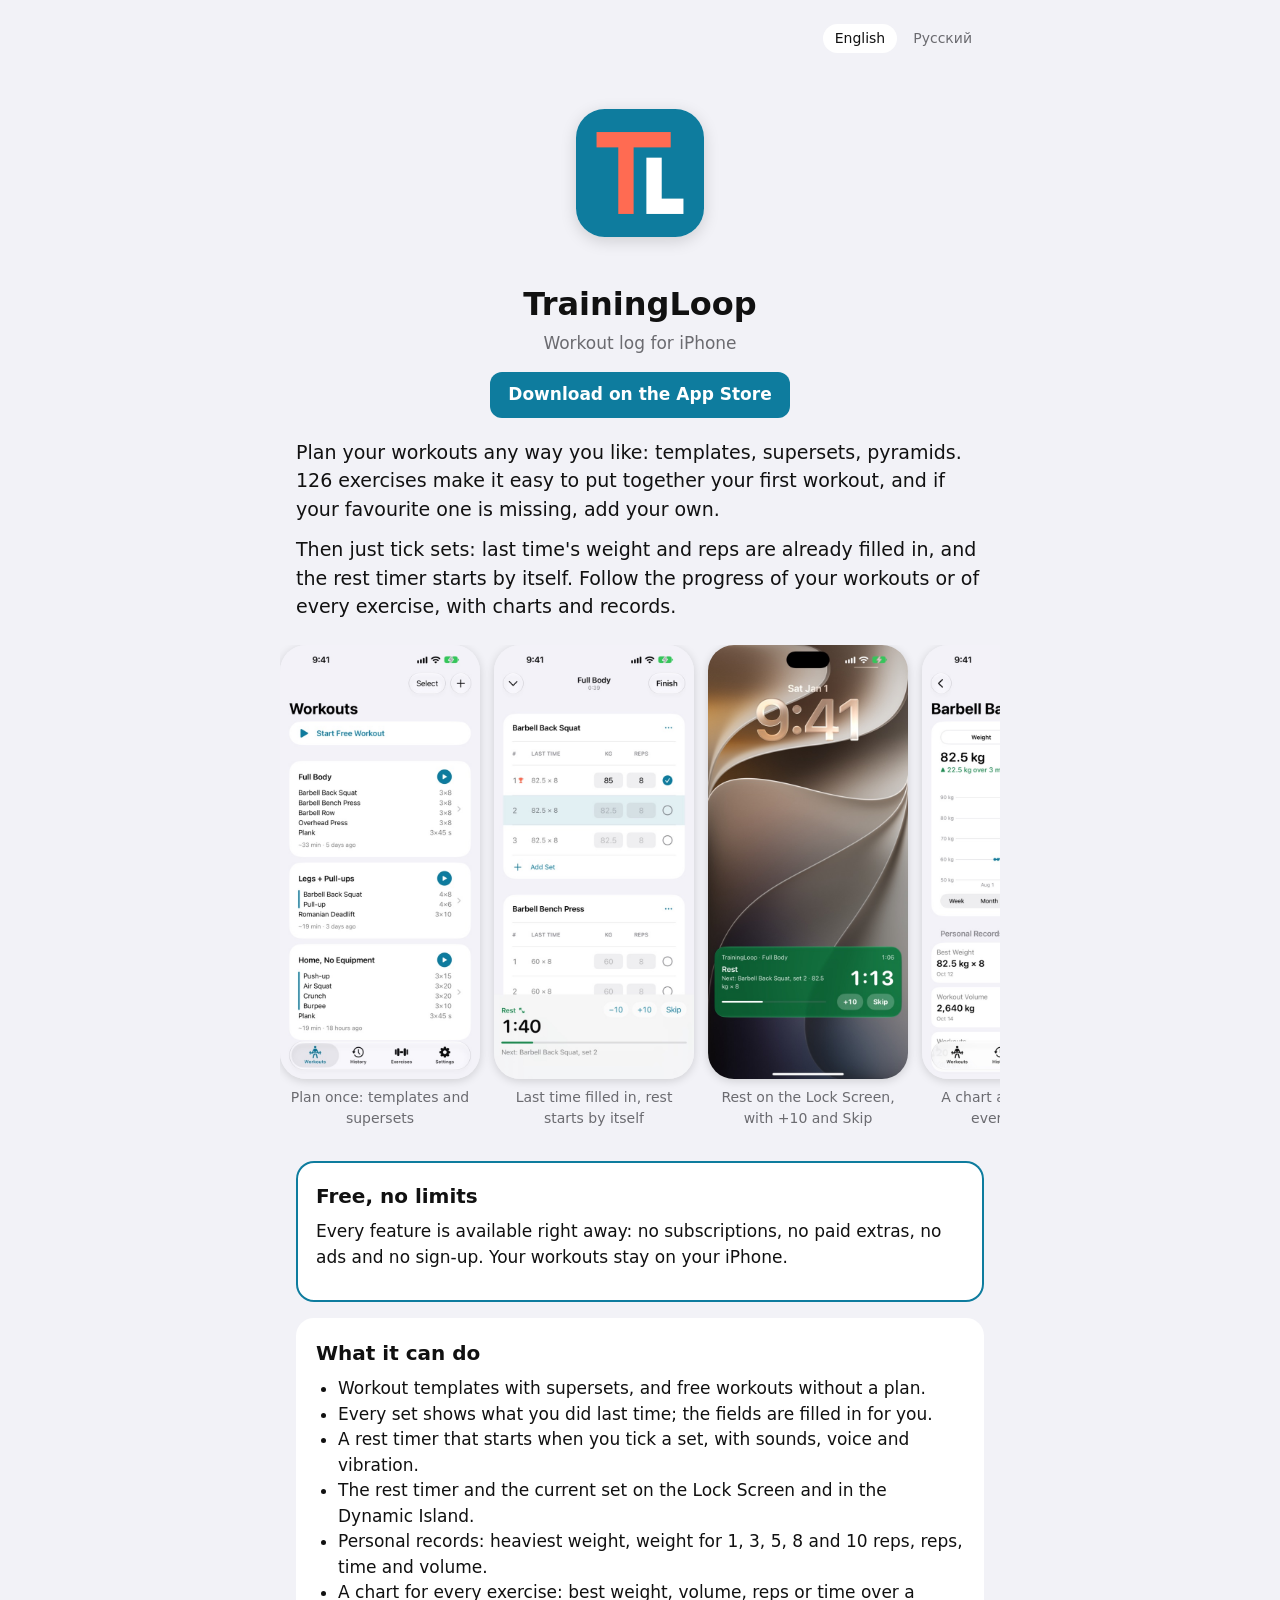
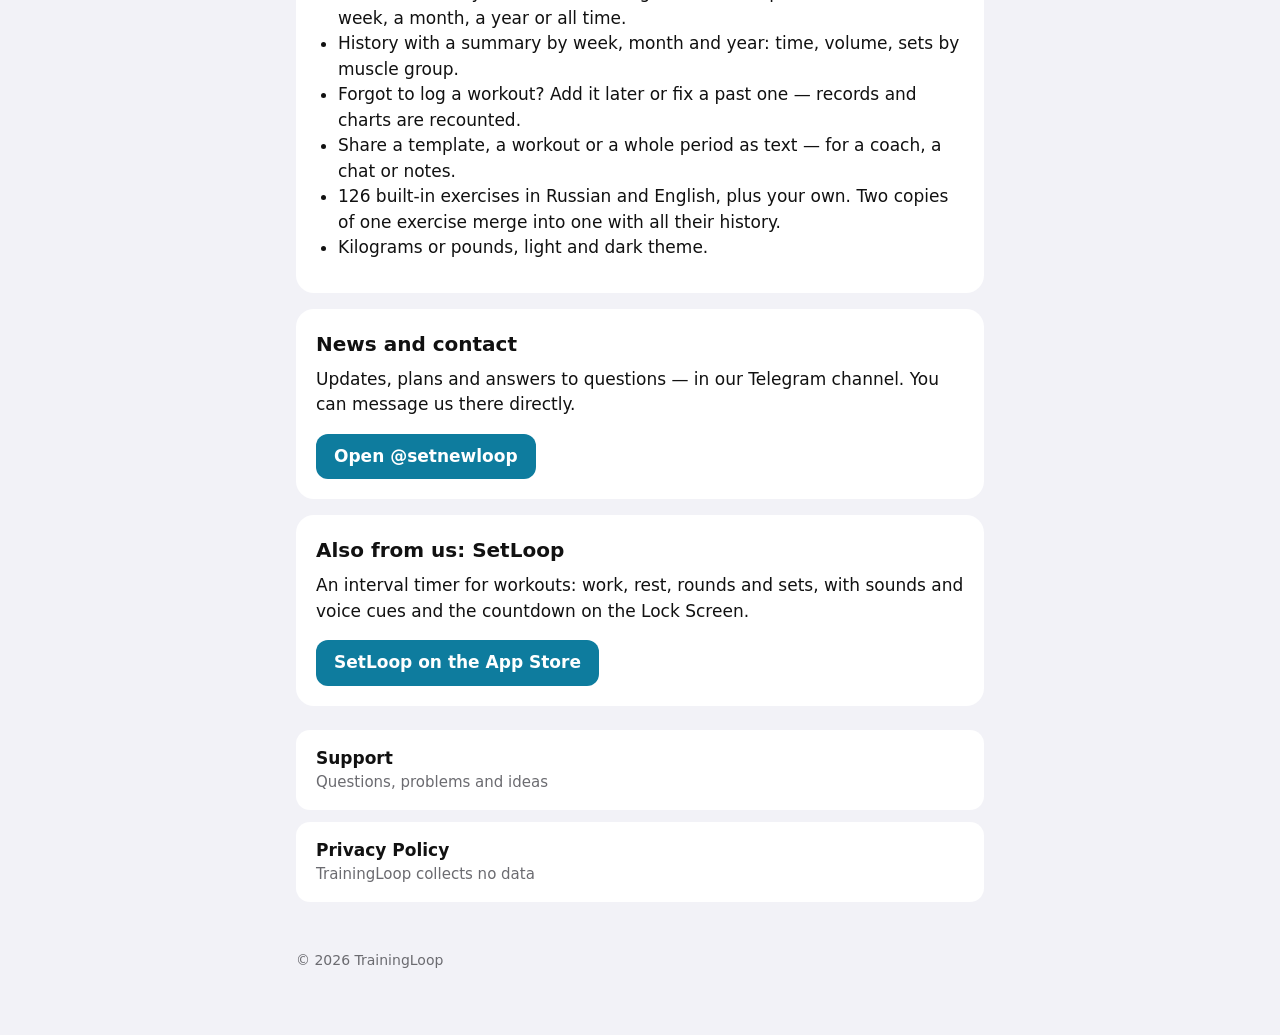
<file: site/index.html>
<!doctype html>
<html lang="en">
<head>
<meta charset="utf-8">
<meta name="viewport" content="width=device-width, initial-scale=1">
<title>TrainingLoop — Workout Log</title>
<meta name="title-en" content="TrainingLoop — Workout Log">
<meta name="title-ru" content="TrainingLoop — дневник тренировок">
<meta name="description" content="TrainingLoop is a strength workout log for iPhone: templates, supersets, last time's numbers, a rest timer, records and progress charts.">
<meta property="og:type" content="website">
<meta property="og:site_name" content="TrainingLoop">
<meta property="og:title" content="TrainingLoop — Workout Log">
<meta property="og:description" content="Strength workout log for iPhone. Free with no limits: no subscriptions, no ads, no data collection.">
<meta property="og:url" content="https://personan1.github.io/TrainingLoop/">
<meta property="og:image" content="https://personan1.github.io/TrainingLoop/social-preview.png">
<meta property="og:image:width" content="1280">
<meta property="og:image:height" content="640">
<meta name="twitter:card" content="summary_large_image">
<link rel="icon" href="icon.png">
<link rel="apple-touch-icon" href="icon.png">
<link rel="stylesheet" href="style.css?v=4">
<script src="lang.js"></script>
</head>
<body>
<main>
  <header>
    <nav class="lang" aria-label="Language">
      <button data-set="en">English</button>
      <button data-set="ru">Русский</button>
    </nav>
  </header>

  <div class="hero">
    <img src="icon.png" alt="">
  </div>

  <section data-lang="en" lang="en">
    <div class="hero">
      <h1>TrainingLoop</h1>
      <p class="muted">Workout log for iPhone</p>
      <p class="store"><a class="button" href="https://apps.apple.com/ru/app/trainingloop/id6837618686">Download on the App Store</a></p>
    </div>
    <p class="lead">Plan your workouts any way you like: templates, supersets, pyramids. 126 exercises make it easy to put together your first workout, and if your favourite one is missing, add your own.</p>
    <p class="lead">Then just tick sets: last time's weight and reps are already filled in, and the rest timer starts by itself. Follow the progress of your workouts or of every exercise, with charts and records.</p>

    <div class="shots" aria-label="Screenshots">
      <figure><img src="screens/en-1-templates.jpg" alt="Workout templates with supersets" loading="lazy"><figcaption>Plan once: templates and supersets</figcaption></figure>
      <figure><img src="screens/en-2-workout.jpg" alt="Workout screen: last time's numbers, a record and the rest timer" loading="lazy"><figcaption>Last time filled in, rest starts by itself</figcaption></figure>
      <figure><img src="screens/en-3-lock.jpg" alt="Live Activity on the Lock Screen" loading="lazy"><figcaption>Rest on the Lock Screen, with +10 and Skip</figcaption></figure>
      <figure><img src="screens/en-4-chart.jpg" alt="Exercise chart and personal records" loading="lazy"><figcaption>A chart and records for every exercise</figcaption></figure>
      <figure><img src="screens/en-5-history.jpg" alt="History with records" loading="lazy"><figcaption>History with records 🏆</figcaption></figure>
      <figure><img src="screens/en-6-summary.jpg" alt="Monthly summary: volume by week and a calendar" loading="lazy"><figcaption>Summary by week, month and year</figcaption></figure>
    </div>

    <div class="card free">
      <h2>Free, no limits</h2>
      <p>Every feature is available right away: no subscriptions, no paid extras, no ads and no sign-up. Your workouts stay on your iPhone.</p>
    </div>

    <div class="card">
      <h2>What it can do</h2>
      <ul>
        <li>Workout templates with supersets, and free workouts without a plan.</li>
        <li>Every set shows what you did last time; the fields are filled in for you.</li>
        <li>A rest timer that starts when you tick a set, with sounds, voice and vibration.</li>
        <li>The rest timer and the current set on the Lock Screen and in the Dynamic Island.</li>
        <li>Personal records: heaviest weight, weight for 1, 3, 5, 8 and 10 reps, reps, time and volume.</li>
        <li>A chart for every exercise: best weight, volume, reps or time over a week, a month, a year or all time.</li>
        <li>History with a summary by week, month and year: time, volume, sets by muscle group.</li>
        <li>Forgot to log a workout? Add it later or fix a past one — records and charts are recounted.</li>
        <li>Share a template, a workout or a whole period as text — for a coach, a chat or notes.</li>
        <li>126 built-in exercises in Russian and English, plus your own. Two copies of one exercise merge into one with all their history.</li>
        <li>Kilograms or pounds, light and dark theme.</li>
      </ul>
    </div>

    <div class="card telegram">
      <h2>News and contact</h2>
      <p>Updates, plans and answers to questions — in our Telegram channel. You can message us there directly.</p>
      <a class="button" href="https://t.me/setnewloop">Open @setnewloop</a>
    </div>

    <div class="card sibling">
      <h2>Also from us: SetLoop</h2>
      <p>An interval timer for workouts: work, rest, rounds and sets, with sounds and voice cues and the countdown on the Lock Screen.</p>
      <a class="button" href="https://apps.apple.com/ru/app/setloop-timer/id6837319745">SetLoop on the App Store</a>
    </div>

    <div class="links">
      <a href="support/">Support<span>Questions, problems and ideas</span></a>
      <a href="privacy/">Privacy Policy<span>TrainingLoop collects no data</span></a>
    </div>
  </section>

  <section data-lang="ru" lang="ru">
    <div class="hero">
      <h1>TrainingLoop</h1>
      <p class="muted">Дневник тренировок для iPhone</p>
      <p class="store"><a class="button" href="https://apps.apple.com/ru/app/trainingloop/id6837618686">Скачать в App Store</a></p>
    </div>
    <p class="lead">Составляйте и планируйте тренировки как удобно: шаблоны, суперсеты, пирамиды. 126 упражнений помогут быстро собрать первую тренировку, а если любимого нет — добавьте своё.</p>
    <p class="lead">Дальше просто отмечайте подходы: вес и повторы прошлого раза уже подставлены, таймер отдыха запускается сам. Следите за прогрессом тренировок или каждого упражнения — с графиками и рекордами.</p>

    <div class="shots" aria-label="Скриншоты">
      <figure><img src="screens/ru-1-templates.jpg" alt="Шаблоны тренировок с суперсетами" loading="lazy"><figcaption>Один раз составьте: шаблоны и суперсеты</figcaption></figure>
      <figure><img src="screens/ru-2-workout.jpg" alt="Экран тренировки: прошлый раз, рекорд и таймер отдыха" loading="lazy"><figcaption>Прошлый раз подставлен, отдых — сам</figcaption></figure>
      <figure><img src="screens/ru-3-lock.jpg" alt="Live Activity на экране блокировки" loading="lazy"><figcaption>Отдых на экране блокировки, с «+10» и «Пропустить»</figcaption></figure>
      <figure><img src="screens/ru-4-chart.jpg" alt="График упражнения и личные рекорды" loading="lazy"><figcaption>График и рекорды по каждому упражнению</figcaption></figure>
      <figure><img src="screens/ru-5-history.jpg" alt="История с рекордами" loading="lazy"><figcaption>История с рекордами 🏆</figcaption></figure>
      <figure><img src="screens/ru-6-summary.jpg" alt="Сводка за месяц: тоннаж по неделям и календарь" loading="lazy"><figcaption>Сводка за неделю, месяц и год</figcaption></figure>
    </div>

    <div class="card free">
      <h2>Бесплатно и без ограничений</h2>
      <p>Все функции доступны сразу: без подписок, платных дополнений, рекламы и регистрации. Тренировки хранятся на вашем iPhone.</p>
    </div>

    <div class="card">
      <h2>Возможности</h2>
      <ul>
        <li>Шаблоны тренировок с суперсетами и свободные тренировки без плана.</li>
        <li>У каждого подхода видно, что было в прошлый раз; поля заполняются сами.</li>
        <li>Таймер отдыха запускается, когда отмечаете подход; звуки, голос и вибрация.</li>
        <li>Отдых и текущий подход на экране блокировки и в Dynamic Island.</li>
        <li>Личные рекорды: максимальный вес, вес на 1, 3, 5, 8 и 10 повторов, повторы, время и тоннаж.</li>
        <li>График по каждому упражнению: лучший вес, тоннаж, повторы или время за неделю, месяц, год или всё время.</li>
        <li>История и сводка за неделю, месяц и год: время, тоннаж, подходы по группам мышц.</li>
        <li>Забыли записать тренировку? Добавьте её задним числом или исправьте прошлую — рекорды и графики пересчитаются.</li>
        <li>Отправьте шаблон, тренировку или весь период текстом — тренеру, в чат или в заметки.</li>
        <li>126 встроенных упражнений на русском и английском, плюс свои. Два дубля одного упражнения можно объединить вместе с историей.</li>
        <li>Килограммы или фунты, светлая и тёмная тема.</li>
      </ul>
    </div>

    <div class="card telegram">
      <h2>Новости и связь</h2>
      <p>Обновления, планы и ответы на вопросы — в нашем Telegram-канале. Там же можно написать нам напрямую.</p>
      <a class="button" href="https://t.me/setnewloop">Открыть @setnewloop</a>
    </div>

    <div class="card sibling">
      <h2>Ещё от нас: SetLoop</h2>
      <p>Интервальный таймер для тренировок: работа, отдых, циклы и сеты, со звуком и голосовыми подсказками и отсчётом на экране блокировки.</p>
      <a class="button" href="https://apps.apple.com/ru/app/setloop-timer/id6837319745">SetLoop в App Store</a>
    </div>

    <div class="links">
      <a href="support/">Поддержка<span>Вопросы, проблемы и идеи</span></a>
      <a href="privacy/">Политика конфиденциальности<span>TrainingLoop не собирает данные</span></a>
    </div>
  </section>

  <footer>© 2026 TrainingLoop</footer>
</main>
</body>
</html>
</file>
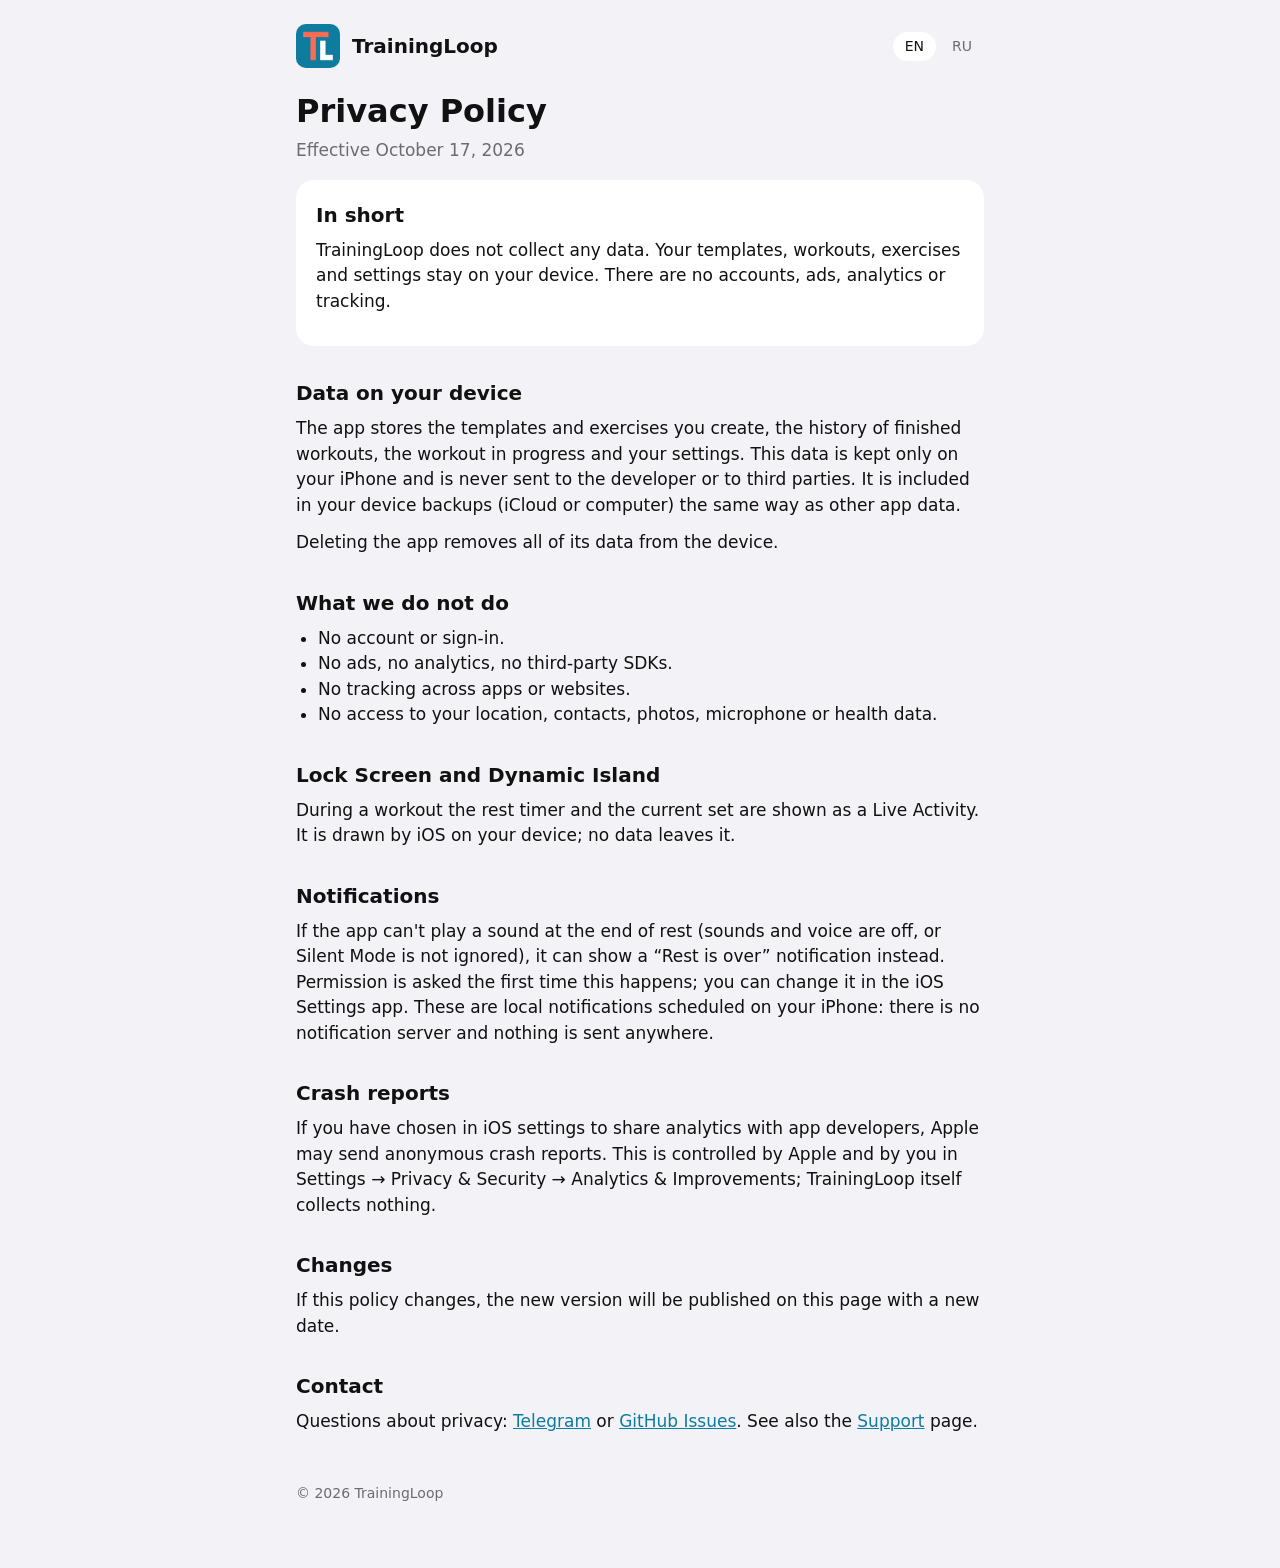
<file: site/privacy/index.html>
<!doctype html>
<html lang="en">
<head>
<meta charset="utf-8">
<meta name="viewport" content="width=device-width, initial-scale=1">
<title>TrainingLoop — Privacy Policy</title>
<meta name="title-en" content="TrainingLoop — Privacy Policy">
<meta name="title-ru" content="TrainingLoop — Политика конфиденциальности">
<meta name="description" content="TrainingLoop does not collect, store on servers or share any personal data.">
<meta property="og:type" content="website">
<meta property="og:site_name" content="TrainingLoop">
<meta property="og:title" content="TrainingLoop — Privacy Policy">
<meta property="og:description" content="TrainingLoop does not collect any data. Templates, workouts and settings stay on your iPhone.">
<meta property="og:url" content="https://personan1.github.io/TrainingLoop/privacy/">
<meta property="og:image" content="https://personan1.github.io/TrainingLoop/social-preview.png">
<meta property="og:image:width" content="1280">
<meta property="og:image:height" content="640">
<meta name="twitter:card" content="summary_large_image">
<link rel="icon" href="../icon.png">
<link rel="stylesheet" href="../style.css?v=2">
<script src="../lang.js"></script>
</head>
<body>
<main>
  <header>
    <a class="home" href="../"><img src="../icon.png" alt="">TrainingLoop</a>
    <nav class="lang" aria-label="Language">
      <button data-set="en">EN</button>
      <button data-set="ru">RU</button>
    </nav>
  </header>

  <article data-lang="en" lang="en">
    <h1>Privacy Policy</h1>
    <p class="muted">Effective October 17, 2026</p>

    <div class="card">
      <h2>In short</h2>
      <p>TrainingLoop does not collect any data. Your templates, workouts, exercises and settings stay on your device. There are no accounts, ads, analytics or tracking.</p>
    </div>

    <h2>Data on your device</h2>
    <p>The app stores the templates and exercises you create, the history of finished workouts, the workout in progress and your settings. This data is kept only on your iPhone and is never sent to the developer or to third parties. It is included in your device backups (iCloud or computer) the same way as other app data.</p>
    <p>Deleting the app removes all of its data from the device.</p>

    <h2>What we do not do</h2>
    <ul>
      <li>No account or sign-in.</li>
      <li>No ads, no analytics, no third-party SDKs.</li>
      <li>No tracking across apps or websites.</li>
      <li>No access to your location, contacts, photos, microphone or health data.</li>
    </ul>

    <h2>Lock Screen and Dynamic Island</h2>
    <p>During a workout the rest timer and the current set are shown as a Live Activity. It is drawn by iOS on your device; no data leaves it.</p>

    <h2>Notifications</h2>
    <p>If the app can't play a sound at the end of rest (sounds and voice are off, or Silent Mode is not ignored), it can show a “Rest is over” notification instead. Permission is asked the first time this happens; you can change it in the iOS Settings app. These are local notifications scheduled on your iPhone: there is no notification server and nothing is sent anywhere.</p>

    <h2>Crash reports</h2>
    <p>If you have chosen in iOS settings to share analytics with app developers, Apple may send anonymous crash reports. This is controlled by Apple and by you in Settings → Privacy &amp; Security → Analytics &amp; Improvements; TrainingLoop itself collects nothing.</p>

    <h2>Changes</h2>
    <p>If this policy changes, the new version will be published on this page with a new date.</p>

    <h2>Contact</h2>
    <p>Questions about privacy: <a href="https://t.me/setnewloop">Telegram</a> or <a href="https://github.com/PersonaN1/TrainingLoop/issues">GitHub Issues</a>. See also the <a href="../support/">Support</a> page.</p>
  </article>

  <article data-lang="ru" lang="ru">
    <h1>Политика конфиденциальности</h1>
    <p class="muted">Действует с 17 октября 2026 года</p>

    <div class="card">
      <h2>Коротко</h2>
      <p>TrainingLoop не собирает никаких данных. Ваши шаблоны, тренировки, упражнения и настройки остаются на устройстве. Нет аккаунтов, рекламы, аналитики и отслеживания.</p>
    </div>

    <h2>Данные на устройстве</h2>
    <p>Приложение хранит созданные вами шаблоны и упражнения, историю завершённых тренировок, идущую тренировку и настройки. Эти данные хранятся только на вашем iPhone и не передаются ни разработчику, ни третьим лицам. Они попадают в резервную копию устройства (iCloud или компьютер) так же, как данные других приложений.</p>
    <p>При удалении приложения все его данные удаляются с устройства.</p>

    <h2>Чего мы не делаем</h2>
    <ul>
      <li>Нет аккаунта и входа.</li>
      <li>Нет рекламы, аналитики и сторонних SDK.</li>
      <li>Нет отслеживания в других приложениях и на сайтах.</li>
      <li>Нет доступа к геопозиции, контактам, фото, микрофону и данным о здоровье.</li>
    </ul>

    <h2>Экран блокировки и Dynamic Island</h2>
    <p>Во время тренировки таймер отдыха и текущий подход показываются как Live Activity. Её рисует iOS на вашем устройстве, данные никуда не уходят.</p>

    <h2>Уведомления</h2>
    <p>Если приложение не может подать звук в конце отдыха (звуки и голос выключены или беззвучный режим не игнорируется), вместо него может прийти уведомление «Отдых окончен». Разрешение спрашивается, когда это случится впервые; изменить его можно в приложении «Настройки» iOS. Это локальные уведомления, их ставит сам iPhone: сервера уведомлений нет, никакие данные никуда не отправляются.</p>

    <h2>Отчёты о сбоях</h2>
    <p>Если в настройках iOS вы разрешили делиться аналитикой с разработчиками, Apple может присылать анонимные отчёты о сбоях. Этим управляют Apple и вы сами в «Настройки» → «Конфиденциальность и безопасность» → «Аналитика и улучшения»; само приложение ничего не собирает.</p>

    <h2>Изменения</h2>
    <p>Если политика изменится, новая версия появится на этой странице с новой датой.</p>

    <h2>Связь</h2>
    <p>Вопросы о конфиденциальности: <a href="https://t.me/setnewloop">Telegram</a> или <a href="https://github.com/PersonaN1/TrainingLoop/issues">GitHub Issues</a>. Также см. страницу <a href="../support/">Поддержка</a>.</p>
  </article>

  <footer>© 2026 TrainingLoop</footer>
</main>
</body>
</html>
</file>
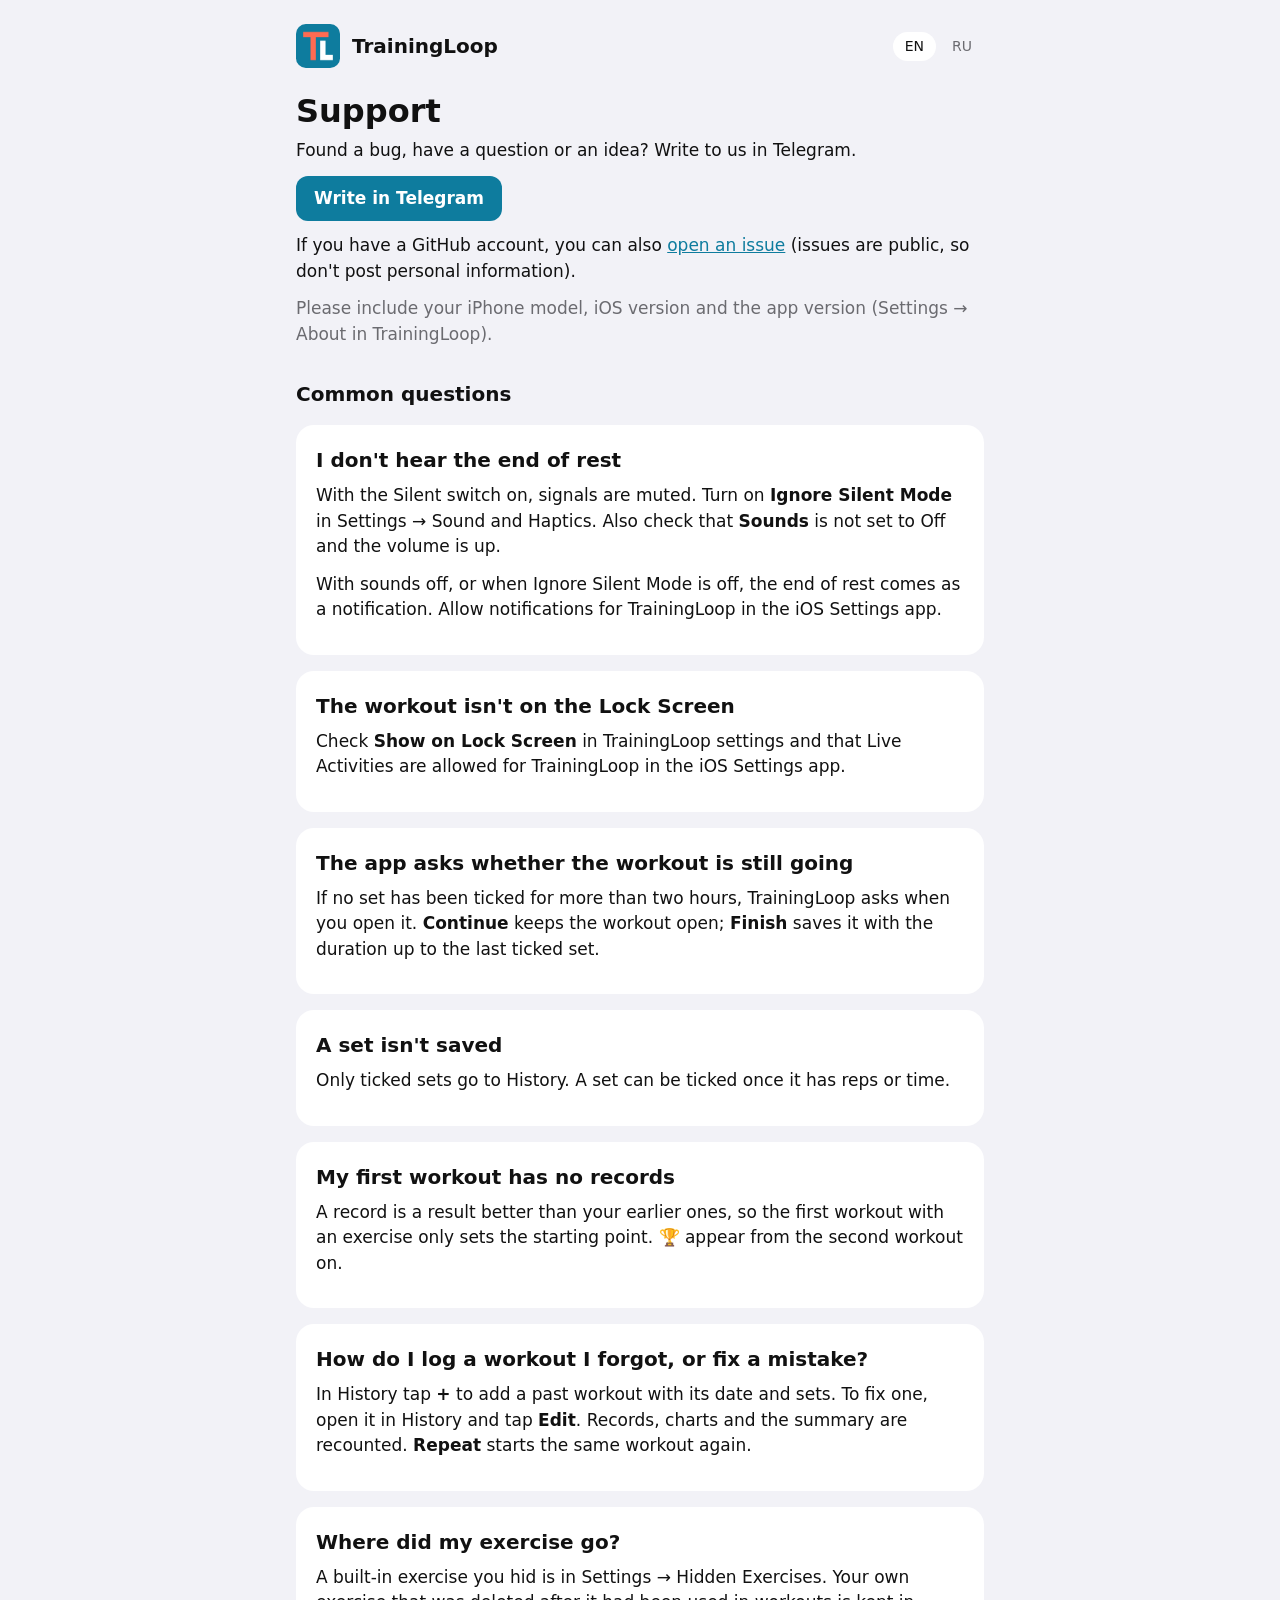
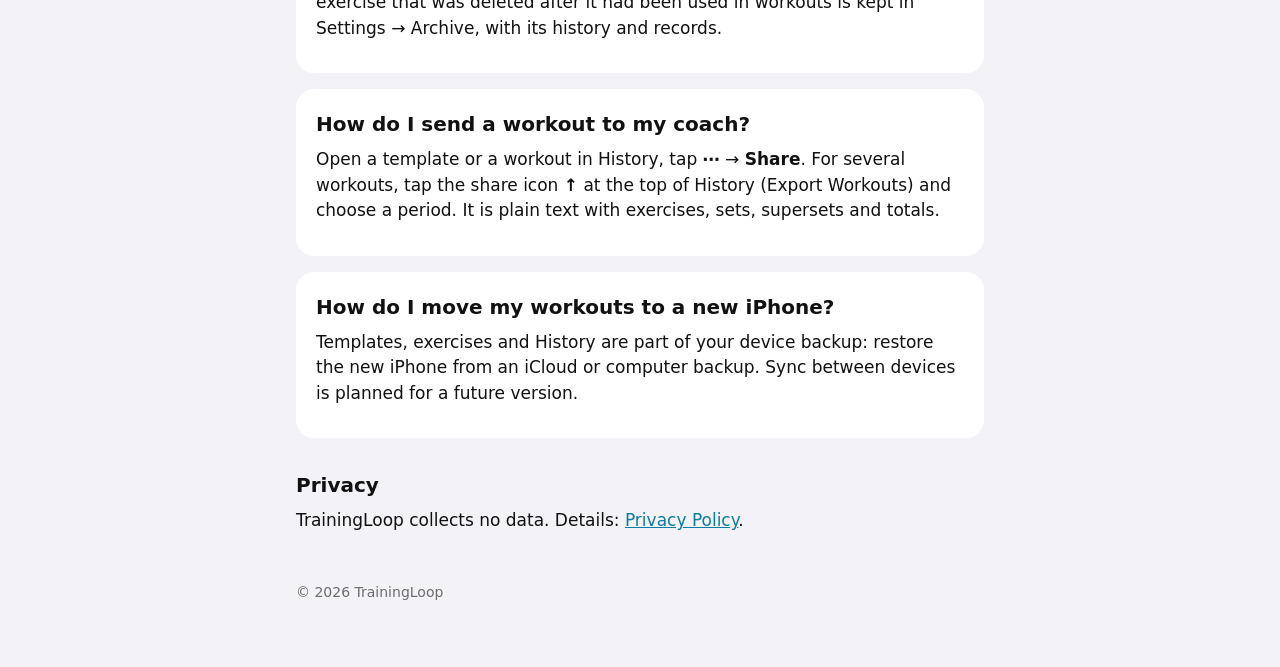
<file: site/support/index.html>
<!doctype html>
<html lang="en">
<head>
<meta charset="utf-8">
<meta name="viewport" content="width=device-width, initial-scale=1">
<title>TrainingLoop — Support</title>
<meta name="title-en" content="TrainingLoop — Support">
<meta name="title-ru" content="TrainingLoop — Поддержка">
<meta name="description" content="Help with TrainingLoop: answers to common questions and how to report a problem.">
<meta property="og:type" content="website">
<meta property="og:site_name" content="TrainingLoop">
<meta property="og:title" content="TrainingLoop — Support">
<meta property="og:description" content="Help with TrainingLoop: common questions and how to contact the developer.">
<meta property="og:url" content="https://personan1.github.io/TrainingLoop/support/">
<meta property="og:image" content="https://personan1.github.io/TrainingLoop/social-preview.png">
<meta property="og:image:width" content="1280">
<meta property="og:image:height" content="640">
<meta name="twitter:card" content="summary_large_image">
<link rel="icon" href="../icon.png">
<link rel="stylesheet" href="../style.css?v=2">
<script src="../lang.js"></script>
</head>
<body>
<main>
  <header>
    <a class="home" href="../"><img src="../icon.png" alt="">TrainingLoop</a>
    <nav class="lang" aria-label="Language">
      <button data-set="en">EN</button>
      <button data-set="ru">RU</button>
    </nav>
  </header>

  <article data-lang="en" lang="en">
    <h1>Support</h1>
    <p>Found a bug, have a question or an idea? Write to us in Telegram.</p>
    <p><a class="button" href="https://t.me/setnewloop">Write in Telegram</a></p>
    <p>If you have a GitHub account, you can also <a href="https://github.com/PersonaN1/TrainingLoop/issues/new">open an issue</a> (issues are public, so don't post personal information).</p>
    <p class="muted">Please include your iPhone model, iOS version and the app version (Settings → About in TrainingLoop).</p>

    <h2>Common questions</h2>

    <div class="card">
      <h2>I don't hear the end of rest</h2>
      <p>With the Silent switch on, signals are muted. Turn on <b>Ignore Silent Mode</b> in Settings → Sound and Haptics. Also check that <b>Sounds</b> is not set to Off and the volume is up.</p>
      <p>With sounds off, or when Ignore Silent Mode is off, the end of rest comes as a notification. Allow notifications for TrainingLoop in the iOS Settings app.</p>
    </div>

    <div class="card">
      <h2>The workout isn't on the Lock Screen</h2>
      <p>Check <b>Show on Lock Screen</b> in TrainingLoop settings and that Live Activities are allowed for TrainingLoop in the iOS Settings app.</p>
    </div>

    <div class="card">
      <h2>The app asks whether the workout is still going</h2>
      <p>If no set has been ticked for more than two hours, TrainingLoop asks when you open it. <b>Continue</b> keeps the workout open; <b>Finish</b> saves it with the duration up to the last ticked set.</p>
    </div>

    <div class="card">
      <h2>A set isn't saved</h2>
      <p>Only ticked sets go to History. A set can be ticked once it has reps or time.</p>
    </div>

    <div class="card">
      <h2>My first workout has no records</h2>
      <p>A record is a result better than your earlier ones, so the first workout with an exercise only sets the starting point. 🏆 appear from the second workout on.</p>
    </div>

    <div class="card">
      <h2>How do I log a workout I forgot, or fix a mistake?</h2>
      <p>In History tap <b>+</b> to add a past workout with its date and sets. To fix one, open it in History and tap <b>Edit</b>. Records, charts and the summary are recounted. <b>Repeat</b> starts the same workout again.</p>
    </div>

    <div class="card">
      <h2>Where did my exercise go?</h2>
      <p>A built-in exercise you hid is in Settings → Hidden Exercises. Your own exercise that was deleted after it had been used in workouts is kept in Settings → Archive, with its history and records.</p>
    </div>

    <div class="card">
      <h2>How do I send a workout to my coach?</h2>
      <p>Open a template or a workout in History, tap <b>⋯</b> → <b>Share</b>. For several workouts, tap the share icon <b>↑</b> at the top of History (Export Workouts) and choose a period. It is plain text with exercises, sets, supersets and totals.</p>
    </div>

    <div class="card">
      <h2>How do I move my workouts to a new iPhone?</h2>
      <p>Templates, exercises and History are part of your device backup: restore the new iPhone from an iCloud or computer backup. Sync between devices is planned for a future version.</p>
    </div>

    <h2>Privacy</h2>
    <p>TrainingLoop collects no data. Details: <a href="../privacy/">Privacy Policy</a>.</p>
  </article>

  <article data-lang="ru" lang="ru">
    <h1>Поддержка</h1>
    <p>Нашли ошибку, есть вопрос или идея? Напишите нам в Telegram.</p>
    <p><a class="button" href="https://t.me/setnewloop">Написать в Telegram</a></p>
    <p>Если у вас есть аккаунт GitHub, можно также <a href="https://github.com/PersonaN1/TrainingLoop/issues/new">создать обращение</a> (обращения публичны, не пишите в них личные данные).</p>
    <p class="muted">Укажите модель iPhone, версию iOS и версию приложения (в TrainingLoop: «Настройки» → «О приложении»).</p>

    <h2>Частые вопросы</h2>

    <div class="card">
      <h2>Не слышно конца отдыха</h2>
      <p>Когда включён переключатель «Бесшумно», сигналы молчат. Включите <b>Игнорировать беззвучный режим</b> в «Настройки» → «Звук и вибрация». Также проверьте, что в пункте <b>Звуки</b> не выбрано «Выкл» и громкость не на нуле.</p>
      <p>Если звуки выключены или беззвучный режим не игнорируется, о конце отдыха придёт уведомление. Разрешите уведомления для TrainingLoop в приложении «Настройки» iOS.</p>
    </div>

    <div class="card">
      <h2>Тренировки нет на экране блокировки</h2>
      <p>Проверьте <b>Показывать на экране блокировки</b> в настройках TrainingLoop и что Live Activities разрешены для TrainingLoop в приложении «Настройки» iOS.</p>
    </div>

    <div class="card">
      <h2>Приложение спрашивает, идёт ли ещё тренировка</h2>
      <p>Если больше двух часов не было отмечено ни одного подхода, TrainingLoop спросит об этом при открытии. <b>Продолжить</b> оставляет тренировку открытой, <b>Завершить</b> сохраняет её с длительностью до последнего отмеченного подхода.</p>
    </div>

    <div class="card">
      <h2>Подход не сохранился</h2>
      <p>В историю попадают только отмеченные подходы. Отметить подход можно, когда у него есть повторы или время.</p>
    </div>

    <div class="card">
      <h2>После первой тренировки нет рекордов</h2>
      <p>Рекорд — это результат лучше прежних, поэтому первая тренировка с упражнением только задаёт точку отсчёта. 🏆 появляются со второй тренировки.</p>
    </div>

    <div class="card">
      <h2>Как записать забытую тренировку или исправить ошибку?</h2>
      <p>В «Истории» нажмите <b>+</b>, чтобы добавить прошедшую тренировку с датой и подходами. Чтобы исправить запись, откройте её в «Истории» и нажмите <b>Изменить</b>. Рекорды, графики и сводка пересчитаются. <b>Повторить</b> запускает ту же тренировку снова.</p>
    </div>

    <div class="card">
      <h2>Куда пропало упражнение?</h2>
      <p>Скрытые встроенные упражнения — в «Настройки» → «Скрытые упражнения». Своё упражнение, удалённое после того, как оно было в тренировках, хранится в «Настройки» → «Архив» вместе с историей и рекордами.</p>
    </div>

    <div class="card">
      <h2>Как отправить тренировку тренеру?</h2>
      <p>Откройте шаблон или тренировку в «Истории», нажмите <b>⋯</b> → <b>Поделиться</b>. Чтобы отправить несколько тренировок, нажмите значок <b>↑</b> вверху «Истории» («Выгрузить тренировки») и выберите период. Это обычный текст: упражнения, подходы, суперсеты и итоги.</p>
    </div>

    <div class="card">
      <h2>Как перенести тренировки на новый iPhone?</h2>
      <p>Шаблоны, упражнения и история входят в резервную копию устройства: восстановите новый iPhone из копии iCloud или компьютера. Синхронизация между устройствами запланирована в одной из следующих версий.</p>
    </div>

    <h2>Конфиденциальность</h2>
    <p>TrainingLoop не собирает данные. Подробнее: <a href="../privacy/">Политика конфиденциальности</a>.</p>
  </article>

  <footer>© 2026 TrainingLoop</footer>
</main>
</body>
</html>
</file>
<file: site/style.css>
:root {
  --bg: #f2f2f7;
  --card: #fff;
  --fg: #111;
  --muted: #6b6b70;
  --accent: #0e7c9e;
  --line: #e2e2e7;
}
@media (prefers-color-scheme: dark) {
  :root {
    --bg: #000;
    --card: #1c1c1e;
    --fg: #f2f2f7;
    --muted: #98989f;
    --accent: #2a9cc0;
    --line: #2c2c2e;
  }
}
* { box-sizing: border-box; }
body {
  margin: 0;
  background: var(--bg);
  color: var(--fg);
  font: 17px/1.5 -apple-system, BlinkMacSystemFont, "Segoe UI", system-ui, sans-serif;
  -webkit-text-size-adjust: 100%;
}
main { max-width: 720px; margin: 0 auto; padding: 24px 16px 64px; }
header { display: flex; align-items: center; gap: 12px; margin-bottom: 24px; }
header a.home { display: flex; align-items: center; gap: 12px; color: inherit; text-decoration: none; font-weight: 600; font-size: 20px; }
header img { width: 44px; height: 44px; border-radius: 22.37%; }
nav.lang { margin-left: auto; display: flex; gap: 4px; }
nav.lang button {
  font: inherit; font-size: 14px; border: 0; border-radius: 99px; padding: 4px 12px;
  background: transparent; color: var(--muted); cursor: pointer;
}
nav.lang button[aria-pressed="true"] { background: var(--card); color: var(--fg); }
h1 { font-size: 32px; line-height: 1.2; margin: 0 0 8px; }
h2 { font-size: 20px; margin: 32px 0 8px; }
p, ul { margin: 0 0 12px; }
ul { padding-left: 22px; }
a { color: var(--accent); }
.muted { color: var(--muted); }
.card { background: var(--card); border-radius: 18px; padding: 20px; margin: 16px 0; }
.card h2 { margin-top: 0; }
.hero { text-align: center; padding: 32px 0 8px; }
.hero img { width: 128px; height: 128px; border-radius: 22.37%; box-shadow: 0 4px 16px rgba(0, 0, 0, .15); }
.links { display: grid; gap: 12px; margin-top: 24px; }
.links a {
  display: block; background: var(--card); border-radius: 14px; padding: 16px 20px;
  color: var(--fg); text-decoration: none; font-weight: 600;
}
.links a span { display: block; font-weight: 400; color: var(--muted); font-size: 15px; }
.button {
  display: inline-block; background: var(--accent); color: #fff; text-decoration: none;
  font-weight: 600; border-radius: 12px; padding: 10px 18px;
}
footer { margin-top: 48px; font-size: 14px; color: var(--muted); }
/* Both languages are on every page; lang.js hides the other one. Without JS both stay visible. */
html.js [data-lang]:not(.shown) { display: none; }
.lead { font-size: 19px; }
.badge {
  display: inline-block; margin-top: 8px; background: var(--fg); color: var(--bg);
  border-radius: 10px; padding: 8px 14px; font-size: 14px; font-weight: 600;
}
.telegram .button, .sibling .button { margin-top: 4px; }
.store { margin-top: 16px; }
.shots {
  display: flex; gap: 14px; overflow-x: auto; scroll-snap-type: x mandatory;
  margin: 24px -16px; padding: 0 16px 8px; scrollbar-width: thin;
}
.shots figure { flex: 0 0 200px; margin: 0; scroll-snap-align: start; }
.shots img {
  display: block; width: 100%; height: auto; aspect-ratio: 1320 / 2868;
  border-radius: 26px; box-shadow: 0 2px 10px rgba(0, 0, 0, .15);
}
.shots figcaption { font-size: 14px; color: var(--muted); margin-top: 8px; text-align: center; }
.free { box-shadow: inset 0 0 0 2px var(--accent); }
</file>
